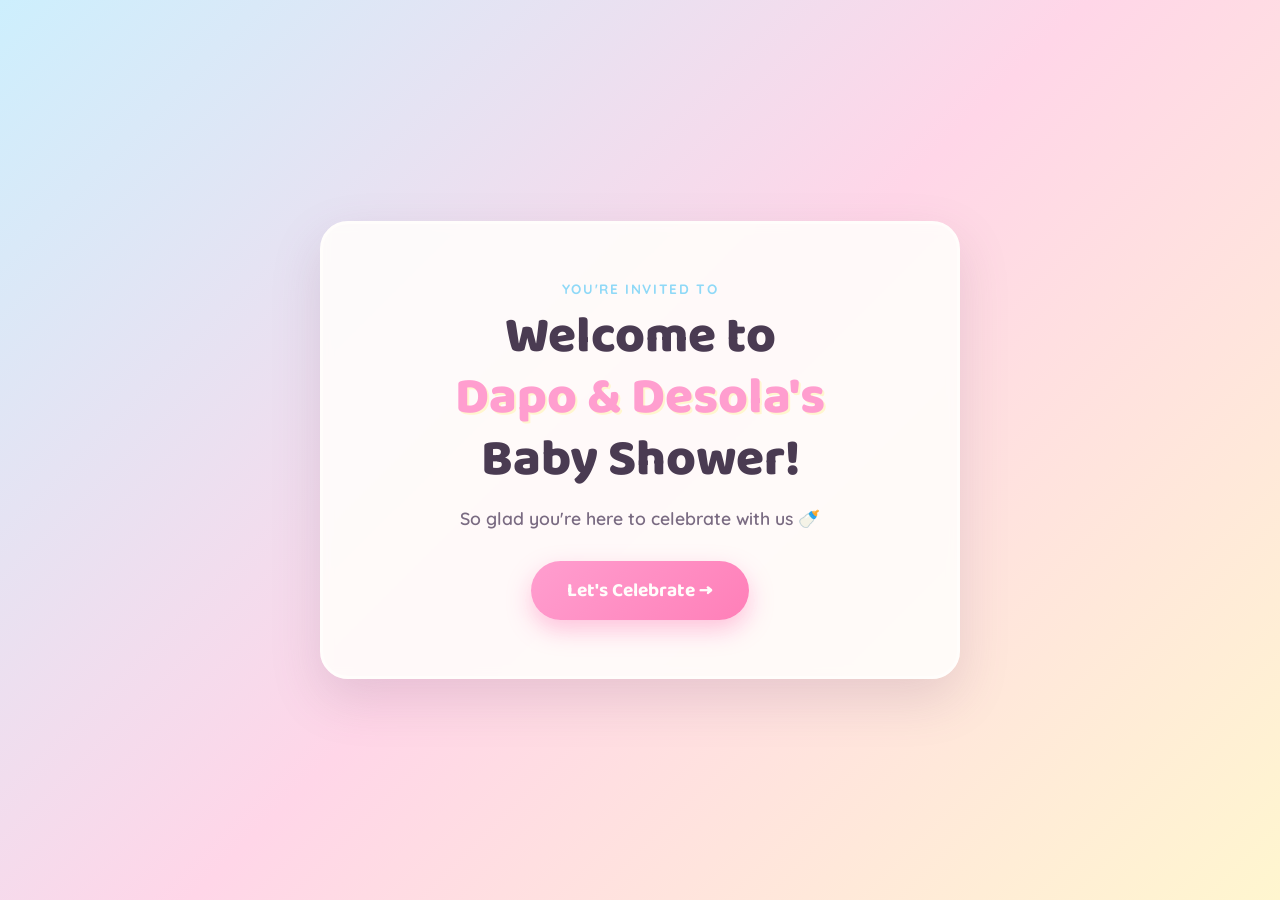
<file: index.html>
<!doctype html>
<html lang="en">
<head>
  <meta charset="UTF-8" />
  <meta name="viewport" content="width=device-width, initial-scale=1.0" />
  <title>Dapo & Desola's Baby Shower</title>
  <link rel="icon" href="data:image/svg+xml,<svg xmlns=%22http://www.w3.org/2000/svg%22 viewBox=%220 0 100 100%22><text y=%22.9em%22 font-size=%2290%22>👶</text></svg>" />
  <link rel="preconnect" href="https://fonts.googleapis.com">
  <link rel="preconnect" href="https://fonts.gstatic.com" crossorigin>
  <link href="https://fonts.googleapis.com/css2?family=Baloo+2:wght@500;700;800&family=Quicksand:wght@500;600;700&display=swap" rel="stylesheet">
  <link rel="stylesheet" href="style.css" />
</head>
<body>

  <div class="floaty-bg" aria-hidden="true">
    <span>🍼</span><span>🧸</span><span>👶</span><span>🌙</span><span>⭐</span><span>🎈</span><span>🧸</span><span>👶</span>
  </div>

  <!-- ===================== WELCOME SCREEN ===================== -->
  <section id="screen-welcome" class="screen active">
    <div class="welcome-card">
      <p class="eyebrow">You're invited to</p>
      <h1 class="welcome-title">Welcome to<br/><span class="names">Dapo &amp; Desola's</span><br/>Baby Shower!</h1>
      <p class="welcome-subtitle">So glad you're here to celebrate with us 🍼</p>
      <button id="btn-enter" class="btn-primary">Let's Celebrate →</button>
    </div>
  </section>

  <!-- ===================== MENU SCREEN ===================== -->
  <section id="screen-menu" class="screen">
    <div class="menu-wrap">
      <h1 class="menu-title">What shall we do? 🎉</h1>
      <p class="menu-subtitle">Pick an activity below</p>

      <div class="menu-grid">
        <a class="menu-tile" href="guess-that-baby/host/">
          <span class="tile-icon">👶</span>
          <span class="tile-title">Guess That Baby</span>
          <span class="tile-tag">Host the game</span>
        </a>

        <a class="menu-tile" href="leaderboard/">
          <span class="tile-icon">🏆</span>
          <span class="tile-title">Leaderboard</span>
          <span class="tile-tag">See the scores!</span>
        </a>

        <a class="menu-tile live" href="jeopardy/">
          <span class="tile-icon">❓</span>
          <span class="tile-title">Baby Jeopardy</span>
          <span class="tile-tag">Let's play!</span>
        </a>

        <a class="menu-tile" href="timer/">
          <span class="tile-icon">⏱️</span>
          <span class="tile-title">Timer</span>
          <span class="tile-tag">Time your games</span>
        </a>
      </div>

      <div class="hub-signout">
        <button type="button" class="btn-ghost signout-btn" data-signout>Sign out</button>
      </div>
    </div>
  </section>

  <script src="/signout.js"></script>
  <script src="app.js"></script>
</body>
</html>
</file>
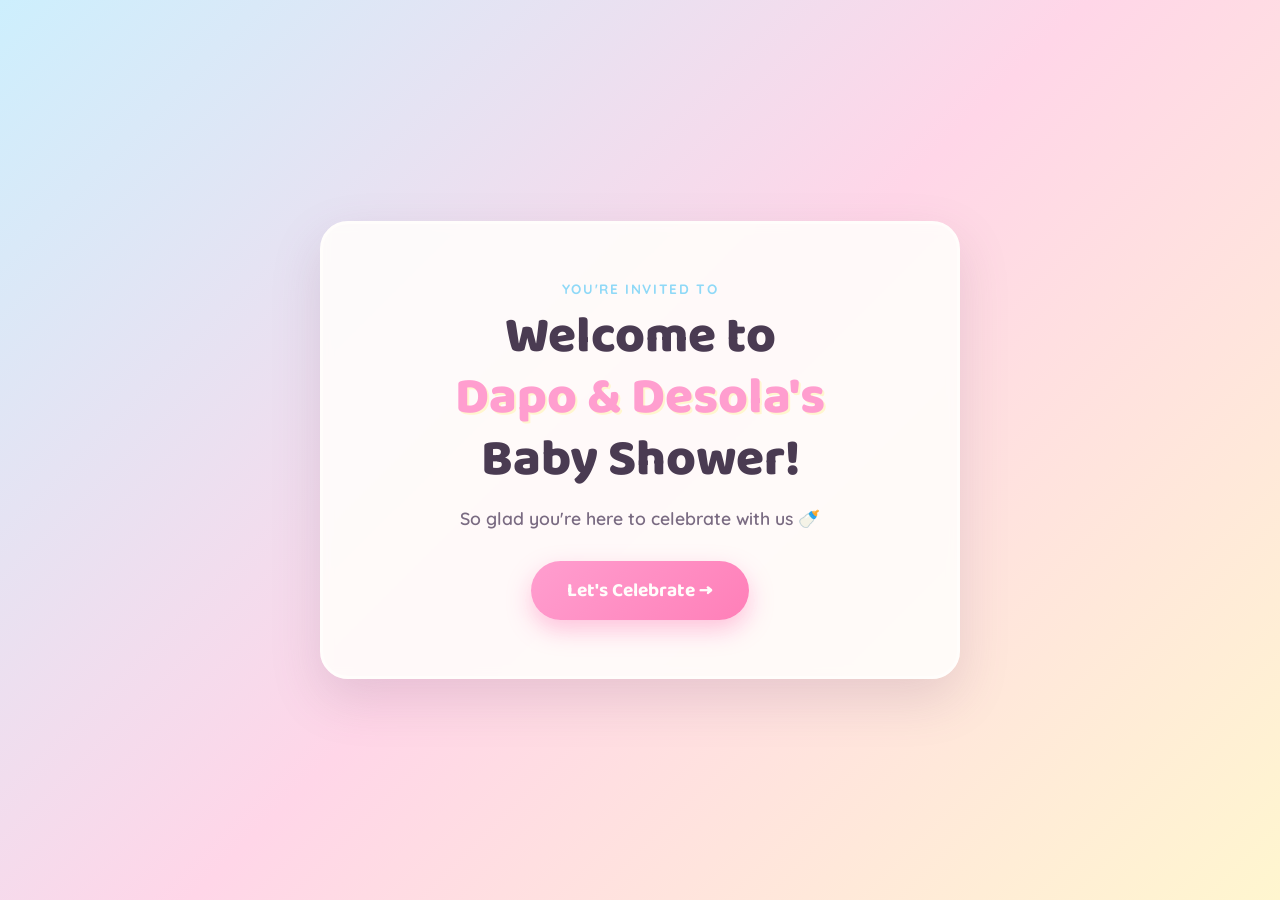
<file: captain/index.html>
<!doctype html>
<html lang="en">
<head>
  <meta charset="UTF-8" />
  <meta name="viewport" content="width=device-width, initial-scale=1.0" />
  <meta name="robots" content="noindex" />
  <title>Dapo & Desola's Baby Shower</title>
  <link rel="icon" href="data:image/svg+xml,<svg xmlns=%22http://www.w3.org/2000/svg%22 viewBox=%220 0 100 100%22><text y=%22.9em%22 font-size=%2290%22>👶</text></svg>" />
  <link rel="preconnect" href="https://fonts.googleapis.com">
  <link rel="preconnect" href="https://fonts.gstatic.com" crossorigin>
  <link href="https://fonts.googleapis.com/css2?family=Baloo+2:wght@500;700;800&family=Quicksand:wght@500;600;700&display=swap" rel="stylesheet">
  <link rel="stylesheet" href="/style.css" />
</head>
<body>
  <div class="floaty-bg" aria-hidden="true">
    <span>🍼</span><span>🧸</span><span>👶</span><span>🌙</span><span>⭐</span><span>🎈</span><span>🧸</span><span>👶</span>
  </div>

  <!-- ===================== WELCOME SCREEN (same as the admin hub's) ===================== -->
  <section id="screen-welcome" class="screen active">
    <div class="welcome-card">
      <p class="eyebrow">You're invited to</p>
      <h1 class="welcome-title">Welcome to<br/><span class="names">Dapo &amp; Desola's</span><br/>Baby Shower!</h1>
      <p class="welcome-subtitle">So glad you're here to celebrate with us 🍼</p>
      <button id="btn-enter" class="btn-primary">Let's Celebrate →</button>
    </div>
  </section>

  <!-- ===================== MENU SCREEN ===================== -->
  <section id="screen-menu" class="screen">
    <div class="menu-wrap guest-wrap">
      <h1 class="menu-title">What shall we do? 🎉</h1>
      <p class="menu-subtitle">Pick something below</p>

      <div class="menu-grid">
        <a class="menu-tile live" href="/guess-that-baby/">
          <span class="tile-icon">👶</span>
          <span class="tile-title">Guess That Baby</span>
          <span class="tile-tag">Let's play!</span>
        </a>

        <a class="menu-tile" href="/scores/">
          <span class="tile-icon">🏆</span>
          <span class="tile-title">Leaderboard</span>
          <span class="tile-tag">Live scores</span>
        </a>
      </div>

      <button type="button" class="btn-ghost signout-btn" data-signout>Sign out</button>
    </div>
  </section>

  <script src="/signout.js"></script>
  <script src="/home.js"></script>
</body>
</html>
</file>
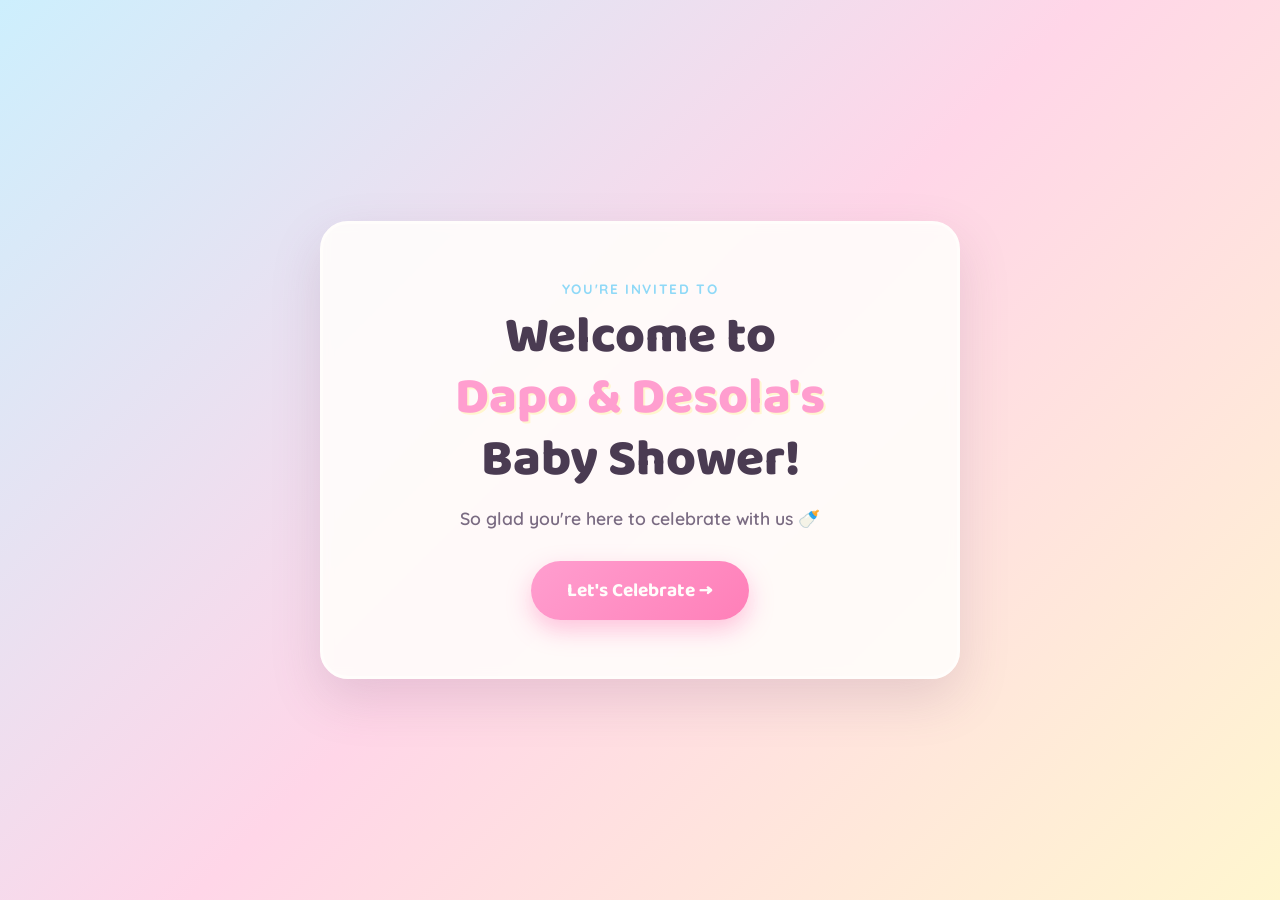
<file: guest/index.html>
<!doctype html>
<html lang="en">
<head>
  <meta charset="UTF-8" />
  <meta name="viewport" content="width=device-width, initial-scale=1.0" />
  <meta name="robots" content="noindex" />
  <title>Dapo & Desola's Baby Shower</title>
  <link rel="icon" href="data:image/svg+xml,<svg xmlns=%22http://www.w3.org/2000/svg%22 viewBox=%220 0 100 100%22><text y=%22.9em%22 font-size=%2290%22>👶</text></svg>" />
  <link rel="preconnect" href="https://fonts.googleapis.com">
  <link rel="preconnect" href="https://fonts.gstatic.com" crossorigin>
  <link href="https://fonts.googleapis.com/css2?family=Baloo+2:wght@500;700;800&family=Quicksand:wght@500;600;700&display=swap" rel="stylesheet">
  <link rel="stylesheet" href="/style.css" />
</head>
<body>
  <div class="floaty-bg" aria-hidden="true">
    <span>🍼</span><span>🧸</span><span>👶</span><span>🌙</span><span>⭐</span><span>🎈</span><span>🧸</span><span>👶</span>
  </div>

  <!-- ===================== WELCOME SCREEN (same as the admin hub's) ===================== -->
  <section id="screen-welcome" class="screen active">
    <div class="welcome-card">
      <p class="eyebrow">You're invited to</p>
      <h1 class="welcome-title">Welcome to<br/><span class="names">Dapo &amp; Desola's</span><br/>Baby Shower!</h1>
      <p class="welcome-subtitle">So glad you're here to celebrate with us 🍼</p>
      <button id="btn-enter" class="btn-primary">Let's Celebrate →</button>
    </div>
  </section>

  <!-- ===================== MENU SCREEN ===================== -->
  <section id="screen-menu" class="screen">
    <div class="menu-wrap">
      <h1 class="menu-title">What shall we do? 🎉</h1>
      <p class="menu-subtitle">Pick something below</p>

      <div class="menu-grid">
        <a class="menu-tile live" href="/guest/photos/">
          <span class="tile-icon">👶</span>
          <span class="tile-title">Guess That Baby</span>
          <span class="tile-tag">See the photos</span>
        </a>

        <a class="menu-tile" href="/scores/">
          <span class="tile-icon">🏆</span>
          <span class="tile-title">Leaderboard</span>
          <span class="tile-tag">Live scores</span>
        </a>
      </div>

      <button type="button" class="btn-ghost signout-btn" data-signout>Sign out</button>
    </div>
  </section>

  <script src="/signout.js"></script>
  <script src="/home.js"></script>
</body>
</html>
</file>
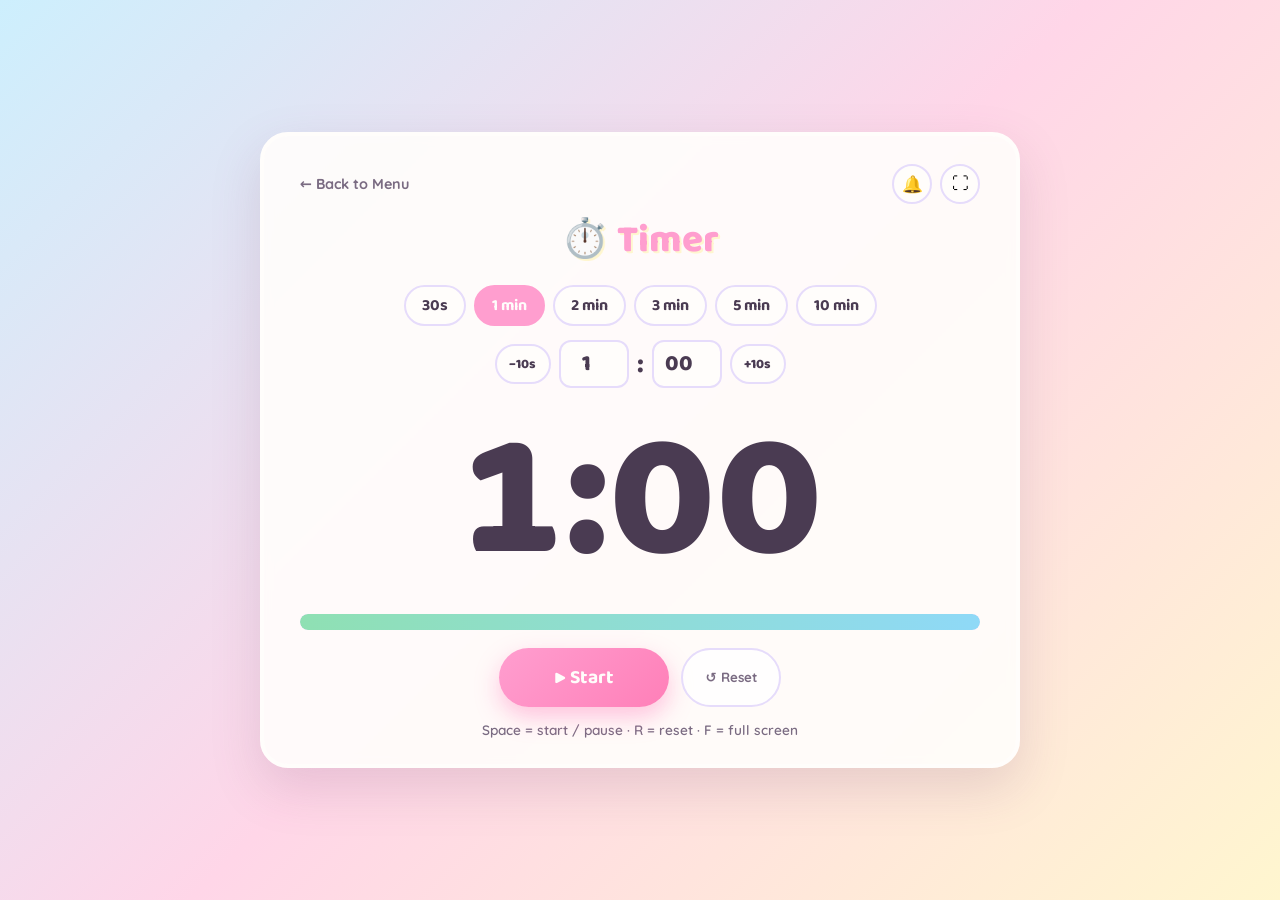
<file: timer/index.html>
<!doctype html>
<html lang="en">
<head>
  <meta charset="UTF-8" />
  <meta name="viewport" content="width=device-width, initial-scale=1.0" />
  <meta name="robots" content="noindex" />
  <title>Timer — Dapo & Desola's Baby Shower</title>
  <link rel="icon" href="data:image/svg+xml,<svg xmlns=%22http://www.w3.org/2000/svg%22 viewBox=%220 0 100 100%22><text y=%22.9em%22 font-size=%2290%22>⏱️</text></svg>" />
  <link rel="preconnect" href="https://fonts.googleapis.com">
  <link rel="preconnect" href="https://fonts.gstatic.com" crossorigin>
  <link href="https://fonts.googleapis.com/css2?family=Baloo+2:wght@500;700;800&family=Quicksand:wght@500;600;700&display=swap" rel="stylesheet">
  <link rel="stylesheet" href="/style.css" />
  <link rel="stylesheet" href="timer.css" />
</head>
<body class="timer-page">
  <div class="floaty-bg" aria-hidden="true">
    <span>⏱️</span><span>🍼</span><span>⭐</span><span>🧸</span><span>⏰</span><span>🎈</span><span>⏱️</span><span>🍼</span>
  </div>

  <section class="screen active">
    <div class="timer-card" id="timer-card">
      <div class="timer-head">
        <a href="/#menu" class="back-link">← Back to Menu</a>
        <div class="timer-head-tools">
          <button type="button" class="tool-btn" id="btn-sound" title="Time's-up sound on/off" aria-label="Mute time's-up sound">🔔</button>
          <button type="button" class="tool-btn" id="btn-fullscreen" title="Full screen" aria-label="Full screen">⛶</button>
        </div>
      </div>

      <h1 class="timer-title">⏱️ Timer</h1>

      <!-- Setup: presets, nudges, exact time -->
      <div class="timer-setup" id="timer-setup">
        <div class="presets" id="presets" role="group" aria-label="Quick times"></div>
        <div class="exact">
          <button type="button" class="nudge" id="btn-minus" aria-label="10 seconds less">−10s</button>
          <label class="exact-field">
            <span class="sr-only">Minutes</span>
            <input type="number" id="input-min" min="0" max="99" inputmode="numeric" />
          </label>
          <span class="exact-colon">:</span>
          <label class="exact-field">
            <span class="sr-only">Seconds</span>
            <input type="number" id="input-sec" min="0" max="59" inputmode="numeric" />
          </label>
          <button type="button" class="nudge" id="btn-plus" aria-label="10 seconds more">+10s</button>
        </div>
      </div>

      <!-- The countdown -->
      <div class="countdown" id="countdown">
        <div class="digits" id="digits" role="timer" aria-live="off">1:00</div>
        <div class="times-up-text" id="times-up" role="alert" aria-live="assertive"></div>
        <div class="bar" aria-hidden="true"><div class="bar-fill" id="bar-fill"></div></div>
      </div>

      <div class="controls">
        <button type="button" class="btn-primary btn-go" id="btn-start">▶ Start</button>
        <button type="button" class="btn-ghost" id="btn-reset">↺ Reset</button>
      </div>
      <p class="hint">Space = start / pause · R = reset · F = full screen</p>
    </div>
  </section>

  <script src="timer.js"></script>
</body>
</html>
</file>
<file: style.css>
/* ============================================================
   BABY SHOWER EVENT APP — SHARED SHELL STYLES
   Used by the hub (this file) and by the "coming soon" feature
   pages (welcome/guest/leaderboard/timer/...), which link to this file
   via ../style.css. The jeopardy/ feature is self-contained with
   its own stylesheet — don't need to touch this file for that.

   Edit the CSS variables below to shift the whole app's palette.
   ============================================================ */

:root {
  --pink: #ffd6e8;
  --pink-deep: #ff9ecf;
  --blue: #cdeffd;
  --blue-deep: #8fd9f7;
  --mint: #d8f5e3;
  --mint-deep: #8fe0b3;
  --butter: #fff6cf;
  --butter-deep: #ffe066;
  --lavender: #e6dcfb;
  --ink: #4a3b52;
  --ink-soft: #7a6b82;
  --white: #fffdfb;
  --shadow: rgba(122, 90, 120, 0.18);
  --radius-lg: 28px;
  --radius-md: 18px;
  --radius-sm: 12px;
  --font-display: 'Baloo 2', system-ui, sans-serif;
  --font-body: 'Quicksand', system-ui, sans-serif;
}

* { box-sizing: border-box; }

html, body {
  margin: 0;
  min-height: 100vh;
  font-family: var(--font-body);
  color: var(--ink);
  background: linear-gradient(135deg, var(--blue) 0%, var(--pink) 50%, var(--butter) 100%);
  background-attachment: fixed;
  overflow-x: hidden;
}

/* ---------- Floating background decoration ---------- */
.floaty-bg {
  position: fixed;
  inset: 0;
  z-index: 0;
  pointer-events: none;
  overflow: hidden;
}
.floaty-bg span {
  position: absolute;
  font-size: 2.6rem;
  opacity: 0.25;
  animation: float-up 18s linear infinite;
  bottom: -10%;
}
.floaty-bg span:nth-child(1) { left: 4%;  animation-delay: 0s;  }
.floaty-bg span:nth-child(2) { left: 18%; animation-delay: 3s;  font-size: 2rem; }
.floaty-bg span:nth-child(3) { left: 32%; animation-delay: 6s;  }
.floaty-bg span:nth-child(4) { left: 48%; animation-delay: 1s;  font-size: 1.6rem; }
.floaty-bg span:nth-child(5) { left: 63%; animation-delay: 9s;  }
.floaty-bg span:nth-child(6) { left: 77%; animation-delay: 4s;  font-size: 2.2rem; }
.floaty-bg span:nth-child(7) { left: 88%; animation-delay: 7s;  }
.floaty-bg span:nth-child(8) { left: 95%; animation-delay: 2s;  font-size: 1.8rem; }

@keyframes float-up {
  0%   { transform: translateY(0) rotate(0deg); opacity: 0; }
  10%  { opacity: 0.25; }
  90%  { opacity: 0.25; }
  100% { transform: translateY(-120vh) rotate(25deg); opacity: 0; }
}

/* ---------- Screens ---------- */
.screen {
  position: relative;
  z-index: 1;
  display: none;
  min-height: 100vh;
  width: 100%;
  align-items: center;
  justify-content: center;
  flex-direction: column;
  padding: 24px;
}
.screen.active { display: flex; }

/* ---------- Shared buttons ---------- */
.btn-primary {
  font-family: var(--font-display);
  font-size: 1.2rem;
  font-weight: 700;
  color: var(--white);
  background: linear-gradient(135deg, var(--pink-deep), #ff7fb8);
  border: none;
  border-radius: 999px;
  padding: 14px 36px;
  cursor: pointer;
  box-shadow: 0 10px 24px rgba(255, 126, 184, 0.45);
  transition: transform 0.15s ease, box-shadow 0.15s ease;
  text-decoration: none;
  display: inline-block;
}
.btn-primary:hover { transform: translateY(-2px) scale(1.02); box-shadow: 0 14px 30px rgba(255, 126, 184, 0.55); }
.btn-primary:active { transform: translateY(0) scale(0.99); }

.btn-ghost {
  font-family: var(--font-body);
  font-weight: 700;
  color: var(--ink-soft);
  background: rgba(255,255,255,0.7);
  border: 2px solid var(--lavender);
  border-radius: 999px;
  padding: 10px 22px;
  cursor: pointer;
  transition: background 0.15s ease;
  text-decoration: none;
  display: inline-block;
}
.btn-ghost:hover { background: var(--lavender); color: var(--ink); }

/* ---------- Welcome screen ---------- */
.welcome-card {
  background: rgba(255, 253, 251, 0.9);
  backdrop-filter: blur(6px);
  border-radius: var(--radius-lg);
  box-shadow: 0 20px 50px var(--shadow);
  padding: 56px 48px;
  max-width: 640px;
  width: 100%;
  text-align: center;
  border: 3px solid var(--white);
}

.eyebrow {
  font-weight: 700;
  letter-spacing: 0.12em;
  text-transform: uppercase;
  font-size: 0.85rem;
  color: var(--blue-deep);
  margin: 0 0 10px;
}

.welcome-title {
  font-family: var(--font-display);
  font-weight: 800;
  font-size: clamp(2rem, 6vw, 3.2rem);
  line-height: 1.2;
  margin: 0 0 16px;
  color: var(--ink);
}
.welcome-title .names {
  color: var(--pink-deep);
  text-shadow: 2px 2px 0 var(--butter);
}

.welcome-subtitle {
  margin: 0 0 32px;
  color: var(--ink-soft);
  font-weight: 600;
  font-size: 1.1rem;
}

/* ---------- Menu screen ---------- */
.menu-wrap {
  max-width: 900px;
  width: 100%;
  text-align: center;
}

.menu-title {
  font-family: var(--font-display);
  font-weight: 800;
  font-size: clamp(1.8rem, 4.5vw, 2.6rem);
  color: var(--pink-deep);
  margin: 0 0 6px;
  text-shadow: 2px 2px 0 var(--butter);
}

.menu-subtitle {
  color: var(--ink-soft);
  font-weight: 600;
  margin: 0 0 32px;
}

.menu-grid {
  display: grid;
  grid-template-columns: repeat(2, 1fr);
  gap: 20px;
}

.menu-tile {
  background: var(--white);
  border-radius: var(--radius-lg);
  box-shadow: 0 12px 30px var(--shadow);
  border: 3px solid var(--lavender);
  padding: 36px 20px;
  display: flex;
  flex-direction: column;
  align-items: center;
  gap: 8px;
  text-decoration: none;
  color: var(--ink);
  transition: transform 0.15s ease, box-shadow 0.15s ease, border-color 0.15s ease;
}
.menu-tile:hover {
  transform: translateY(-4px) scale(1.02);
  box-shadow: 0 18px 36px var(--shadow);
  border-color: var(--pink-deep);
}

.menu-tile.live {
  border-color: var(--pink-deep);
  background: linear-gradient(135deg, #fff, #fff0f7);
}

.tile-icon { font-size: 3rem; line-height: 1; }

.tile-title {
  font-family: var(--font-display);
  font-weight: 700;
  font-size: 1.3rem;
}

.tile-tag {
  font-size: 0.85rem;
  font-weight: 700;
  color: var(--ink-soft);
  background: var(--lavender);
  padding: 4px 12px;
  border-radius: 999px;
}
.menu-tile.live .tile-tag {
  color: var(--white);
  background: var(--pink-deep);
}

.back-link {
  display: inline-block;
  margin-bottom: 14px;
  font-weight: 700;
  font-size: 0.9rem;
  color: var(--ink-soft);
  text-decoration: none;
}
.back-link:hover { color: var(--pink-deep); }

/* ---------- Team setup card (used by Leaderboard's first-run flow) ---------- */
.setup-card {
  background: rgba(255, 253, 251, 0.9);
  backdrop-filter: blur(6px);
  border-radius: var(--radius-lg);
  box-shadow: 0 20px 50px var(--shadow);
  padding: 40px 48px;
  max-width: 640px;
  width: 100%;
  text-align: center;
  border: 3px solid var(--white);
}

.setup-card h1 {
  font-family: var(--font-display);
  font-weight: 800;
  font-size: clamp(1.7rem, 4.5vw, 2.4rem);
  margin: 0 0 6px;
  color: var(--pink-deep);
}

.setup-card .setup-sub {
  margin: 0 0 28px;
  color: var(--ink-soft);
  font-weight: 600;
}

.setup-card h2 {
  font-family: var(--font-display);
  font-size: 1.2rem;
  margin: 0 0 14px;
  color: var(--ink);
}

.team-inputs {
  display: grid;
  grid-template-columns: repeat(2, 1fr);
  gap: 10px;
  margin-bottom: 14px;
}

.team-input-row {
  display: flex;
  align-items: center;
  gap: 8px;
  background: var(--white);
  border-radius: var(--radius-sm);
  padding: 8px 14px;
  border: 2px solid var(--blue-deep);
}
.team-input-row .swatch {
  width: 14px; height: 14px; border-radius: 50%; flex-shrink: 0;
}
.team-input-row input {
  border: none;
  outline: none;
  background: transparent;
  font-family: var(--font-body);
  font-weight: 600;
  font-size: 1rem;
  width: 100%;
  color: var(--ink);
}

.team-count-controls {
  display: flex;
  align-items: center;
  justify-content: center;
  gap: 14px;
  margin: 10px 0 28px;
  font-weight: 700;
  color: var(--ink-soft);
}

.btn-round {
  width: 36px; height: 36px;
  border-radius: 50%;
  border: none;
  background: var(--lavender);
  color: var(--ink);
  font-size: 1.3rem;
  font-weight: 800;
  cursor: pointer;
  transition: transform 0.15s ease, background 0.15s ease;
  line-height: 1;
}
.btn-round:hover { background: var(--pink-deep); color: var(--white); transform: scale(1.08); }
.btn-round:disabled { opacity: 0.35; cursor: not-allowed; transform: none; }

/* ---------- League table (Leaderboard) ---------- */
.league-card {
  background: rgba(255, 253, 251, 0.9);
  backdrop-filter: blur(6px);
  border-radius: var(--radius-lg);
  box-shadow: 0 20px 50px var(--shadow);
  padding: 40px 48px;
  max-width: 560px;
  width: 100%;
  text-align: center;
  border: 3px solid var(--white);
}
.league-card h1 {
  font-family: var(--font-display);
  font-weight: 800;
  font-size: clamp(1.7rem, 4.5vw, 2.4rem);
  margin: 0 0 6px;
  color: var(--pink-deep);
}
.league-card .league-sub {
  margin: 0 0 24px;
  color: var(--ink-soft);
  font-weight: 600;
}

.league-table {
  display: flex;
  flex-direction: column;
  gap: 10px;
  margin-bottom: 28px;
}

.league-row {
  display: flex;
  align-items: center;
  gap: 14px;
  background: var(--white);
  border-radius: var(--radius-sm);
  padding: 12px 18px;
  border: 2px solid var(--blue-deep);
  font-weight: 700;
}
.league-row.first {
  border-color: var(--butter-deep);
  background: linear-gradient(135deg, #fffef5, var(--butter));
  transform: scale(1.02);
}
.league-rank {
  font-family: var(--font-display);
  font-size: 1.1rem;
  color: var(--ink-soft);
  width: 28px;
  flex-shrink: 0;
}
.league-swatch {
  width: 14px; height: 14px; border-radius: 50%; flex-shrink: 0;
}
.league-name {
  flex: 1;
  text-align: left;
  overflow: hidden;
  text-overflow: ellipsis;
  white-space: nowrap;
}
.league-score {
  font-family: var(--font-display);
  color: var(--pink-deep);
  font-size: 1.2rem;
}

.league-actions {
  display: flex;
  gap: 12px;
  justify-content: center;
  flex-wrap: wrap;
}

/* ---------- Gate message (e.g. "teams not set up yet") ---------- */
.gate-icon { font-size: 3.4rem; margin-bottom: 8px; }

/* ---------- Placeholder "coming soon" pages ---------- */
.placeholder-card {
  background: rgba(255, 253, 251, 0.9);
  backdrop-filter: blur(6px);
  border-radius: var(--radius-lg);
  box-shadow: 0 20px 50px var(--shadow);
  padding: 56px 48px;
  max-width: 560px;
  width: 100%;
  text-align: center;
  border: 3px solid var(--white);
}
.placeholder-icon { font-size: 4rem; margin-bottom: 10px; }
.placeholder-title {
  font-family: var(--font-display);
  font-weight: 800;
  font-size: clamp(1.6rem, 4vw, 2.2rem);
  color: var(--pink-deep);
  margin: 0 0 10px;
}
.placeholder-sub {
  color: var(--ink-soft);
  font-weight: 600;
  margin: 0 0 28px;
}

/* ---------- Sign-in (welcome) page ---------- */
.signin-card { padding: 44px 40px 40px; max-width: 760px; }
.signin-title { font-size: clamp(1.9rem, 5.5vw, 2.8rem); margin-bottom: 24px; }

.role-fieldset { border: none; margin: 0; padding: 0; min-width: 0; }
.signin-question {
  font-family: var(--font-display);
  font-weight: 700;
  font-size: 1.3rem;
  line-height: 1.3;
  color: var(--ink);
  margin: 0 auto 16px;
  padding: 0;
}
.role-grid { display: grid; grid-template-columns: repeat(3, minmax(0, 1fr)); gap: 14px; }

.role-option { position: relative; cursor: pointer; }
.role-option input {
  position: absolute;
  opacity: 0;
  width: 1px;
  height: 1px;
}
.role-card {
  height: 100%;
  display: flex;
  flex-direction: column;
  align-items: center;
  gap: 6px;
  padding: 24px 16px 20px;
  background: var(--white);
  border: 3px solid var(--lavender);
  border-radius: var(--radius-md);
  box-shadow: 0 8px 20px var(--shadow);
  transition: transform 0.15s ease, border-color 0.15s ease, box-shadow 0.15s ease, background 0.15s ease;
}
.role-option:hover .role-card { transform: translateY(-3px); border-color: var(--pink-deep); }
.role-option input:focus-visible + .role-card { outline: 3px solid var(--blue-deep); outline-offset: 3px; }
.role-option input:checked + .role-card {
  border-color: var(--pink-deep);
  background: linear-gradient(135deg, #fff, #fff0f7);
  box-shadow: 0 0 0 4px rgba(255, 158, 207, 0.3), 0 12px 26px var(--shadow);
  transform: translateY(-3px);
}
.role-icon { font-size: 2.6rem; line-height: 1.1; }
.role-name { font-family: var(--font-display); font-weight: 800; font-size: 1.35rem; color: var(--ink); }
.role-desc { font-size: 0.9rem; font-weight: 600; color: var(--ink-soft); line-height: 1.35; }

.password-step { margin-top: 26px; animation: step-in 0.25s ease; }
@keyframes step-in {
  from { opacity: 0; transform: translateY(-6px); }
  to   { opacity: 1; transform: translateY(0); }
}
.field-label-center[hidden], .signin-input[hidden] { display: none; }
.field-label-center { display: block; font-weight: 700; color: var(--ink-soft); margin-bottom: 8px; }
.signin-input {
  width: 100%;
  max-width: 340px;
  font-family: var(--font-body);
  font-size: 1.1rem;
  font-weight: 600;
  text-align: center;
  color: var(--ink);
  background: var(--white);
  border: 2px solid var(--lavender);
  border-radius: 999px;
  padding: 12px 18px;
}
.signin-input:focus { outline: none; border-color: var(--pink-deep); box-shadow: 0 0 0 4px rgba(255, 158, 207, 0.25); }
.signin-error { min-height: 1.3em; margin: 10px 0 16px; color: #c62f3a; font-weight: 700; }
.btn-primary:disabled { opacity: 0.6; cursor: default; transform: none; }

.signed-in-note {
  background: var(--mint);
  border-radius: 999px;
  padding: 8px 16px;
  font-weight: 700;
  margin: -8px auto 20px;
  display: inline-block;
}
.signed-in-note a { color: var(--ink); }
.signed-in-note[hidden] { display: none; }

/* ---------- Guest pages ---------- */
.signout-btn { margin-top: 28px; font-size: 0.9rem; }
.hub-signout { text-align: center; margin-top: 24px; }

.league-empty { color: var(--ink-soft); font-weight: 600; margin: 8px 0 18px; }
.league-status {
  display: flex;
  align-items: center;
  justify-content: center;
  gap: 8px;
  font-size: 0.85rem;
  font-weight: 700;
  color: var(--ink-soft);
  margin: 4px 0 0;
}
.live-dot {
  width: 10px;
  height: 10px;
  border-radius: 50%;
  background: var(--mint-deep);
  animation: live-pulse 1.6s ease-in-out infinite;
}
.league-status.offline .live-dot { background: #e5484d; animation: none; }
@keyframes live-pulse {
  0%, 100% { box-shadow: 0 0 0 0 rgba(143, 224, 179, 0.7); }
  50%      { box-shadow: 0 0 0 6px rgba(143, 224, 179, 0); }
}
@media (prefers-reduced-motion: reduce) {
  .live-dot, .password-step { animation: none; }
}

/* ---------- Responsive ---------- */
@media (max-width: 640px) {
  .menu-grid { grid-template-columns: 1fr; }
  .welcome-card, .placeholder-card { padding: 36px 26px; }
  .signin-card { padding: 32px 18px 28px; }
  .league-card { padding: 28px 16px; }
  .league-row { gap: 10px; padding: 12px 14px; }
  /* Phones: one card per row, icon beside the text, so all three fit. */
  .role-grid { grid-template-columns: 1fr; gap: 10px; }
  .role-card {
    display: grid;
    grid-template-columns: auto 1fr;
    grid-template-rows: auto auto;
    column-gap: 14px;
    align-items: center;
    text-align: left;
    padding: 14px 16px;
  }
  .role-icon { grid-row: 1 / span 2; font-size: 2.2rem; }
  .role-name { font-size: 1.2rem; }
}
</file>
<file: timer/timer.css>
/* ============================================================
   TIMER — a big, TV-friendly countdown for the hosts' games
   ============================================================ */

.timer-card {
  position: relative;
  width: 100%;
  max-width: 760px;
  background: rgba(255, 253, 251, 0.92);
  backdrop-filter: blur(6px);
  border: 4px solid var(--white);
  border-radius: var(--radius-lg);
  box-shadow: 0 20px 50px var(--shadow);
  padding: 28px 36px 26px;
  text-align: center;
}

.timer-head { display: flex; align-items: center; justify-content: space-between; }
.timer-head .back-link { margin: 0; }
.timer-head-tools { display: flex; gap: 8px; }
.tool-btn {
  width: 40px; height: 40px;
  border-radius: 50%;
  border: 2px solid var(--lavender);
  background: var(--white);
  font-size: 1.05rem;
  cursor: pointer;
}
.tool-btn:hover { background: var(--lavender); }

.timer-title {
  font-family: var(--font-display);
  font-weight: 800;
  font-size: clamp(1.8rem, 4vw, 2.4rem);
  color: var(--pink-deep);
  text-shadow: 2px 2px 0 var(--butter);
  margin: 6px 0 14px;
}

/* ---------- Setup ---------- */
/* Sits above the countdown: the big digits' font reaches above their own
   box, and without this it would swallow clicks on the −10s/+10s row. */
.timer-setup { position: relative; z-index: 2; transition: opacity 0.2s ease; }
.timer-setup.locked { opacity: 0.4; pointer-events: none; }

.presets { display: flex; flex-wrap: wrap; justify-content: center; gap: 8px; margin-bottom: 14px; }
.preset {
  font-family: var(--font-display);
  font-weight: 700;
  font-size: 1rem;
  color: var(--ink);
  background: var(--white);
  border: 2px solid var(--lavender);
  border-radius: 999px;
  padding: 6px 16px;
  cursor: pointer;
}
.preset:hover { background: var(--lavender); }
.preset.selected { background: var(--pink-deep); border-color: var(--pink-deep); color: var(--white); }

.exact { display: flex; align-items: center; justify-content: center; gap: 8px; }
.nudge {
  font-family: var(--font-display);
  font-weight: 800;
  min-width: 56px;
  height: 40px;
  border-radius: 999px;
  border: 2px solid var(--lavender);
  background: var(--white);
  color: var(--ink);
  cursor: pointer;
}
.nudge:hover { background: var(--lavender); }
.exact-field input {
  width: 70px;
  font-family: var(--font-display);
  font-weight: 800;
  font-size: 1.4rem;
  text-align: center;
  color: var(--ink);
  border: 2px solid var(--lavender);
  border-radius: var(--radius-sm);
  padding: 4px 6px;
  background: var(--white);
}
.exact-field input:focus { outline: none; border-color: var(--pink-deep); }
.exact-colon { font-family: var(--font-display); font-weight: 800; font-size: 1.6rem; }
.sr-only { position: absolute; width: 1px; height: 1px; overflow: hidden; clip: rect(0 0 0 0); white-space: nowrap; }

/* ---------- Countdown ---------- */
.countdown { margin: 18px 0 8px; }
.digits {
  font-family: var(--font-display);
  font-weight: 800;
  font-size: clamp(5rem, 20vw, 11rem);
  line-height: 1.1;
  color: var(--ink);
  font-variant-numeric: tabular-nums;
}
.bar { height: 16px; margin-top: 14px; border-radius: 999px; background: var(--lavender); overflow: hidden; }
.bar-fill { height: 100%; width: 100%; border-radius: 999px; background: linear-gradient(90deg, var(--mint-deep), var(--blue-deep)); }

.countdown.paused .digits { opacity: 0.55; }
.countdown.warning .digits { color: #e5484d; animation: t-pulse 1s ease-in-out infinite; }
.countdown.warning .bar-fill { background: linear-gradient(90deg, #ff7a7f, #e5484d); }
@keyframes t-pulse { 50% { transform: scale(1.06); } }

.times-up-text { display: none; }
.countdown.done .digits { display: none; }
.countdown.done .bar { visibility: hidden; }
.countdown.done .times-up-text {
  display: block;
  font-family: var(--font-display);
  font-weight: 800;
  font-size: clamp(3rem, 12vw, 7rem);
  line-height: 1.05;
  color: #e5484d;
  text-shadow: 0 5px 0 #ffd0d2;
  animation: t-pop 0.5s cubic-bezier(.2,1.6,.4,1) both, t-wiggle 0.6s ease-in-out 0.5s 3;
}
@keyframes t-pop { from { transform: scale(0.2); opacity: 0; } to { transform: scale(1); opacity: 1; } }
@keyframes t-wiggle { 25% { transform: rotate(-4deg) scale(1.06); } 75% { transform: rotate(4deg) scale(1.06); } }

.timer-card.flash { animation: t-flash 0.5s ease-in-out 4, t-shake 0.5s ease-in-out; }
@keyframes t-flash {
  50% { border-color: #e5484d; box-shadow: 0 0 0 12px rgba(229, 72, 77, 0.25), 0 20px 50px var(--shadow); }
}
@keyframes t-shake { 20% { transform: translateX(-10px); } 40% { transform: translateX(10px); } 60% { transform: translateX(-6px); } 80% { transform: translateX(6px); } }

/* ---------- Controls ---------- */
.controls { position: relative; z-index: 2; display: flex; justify-content: center; gap: 12px; margin-top: 18px; }
.btn-go { min-width: 170px; }
.hint { margin: 14px 0 0; font-size: 0.85rem; font-weight: 600; color: var(--ink-soft); }

/* Full screen: let the countdown fill the TV */
.timer-page.is-fullscreen .timer-card { max-width: 1100px; }
.timer-page.is-fullscreen .digits { font-size: clamp(8rem, 26vw, 18rem); }

@media (max-width: 640px) {
  .timer-card { padding: 22px 16px 20px; }
  .nudge { min-width: 48px; }
  .exact-field input { width: 58px; }
  .hint { display: none; }
}
@media (prefers-reduced-motion: reduce) {
  .countdown.warning .digits, .countdown.done .times-up-text, .timer-card.flash { animation: none; }
}
</file>
